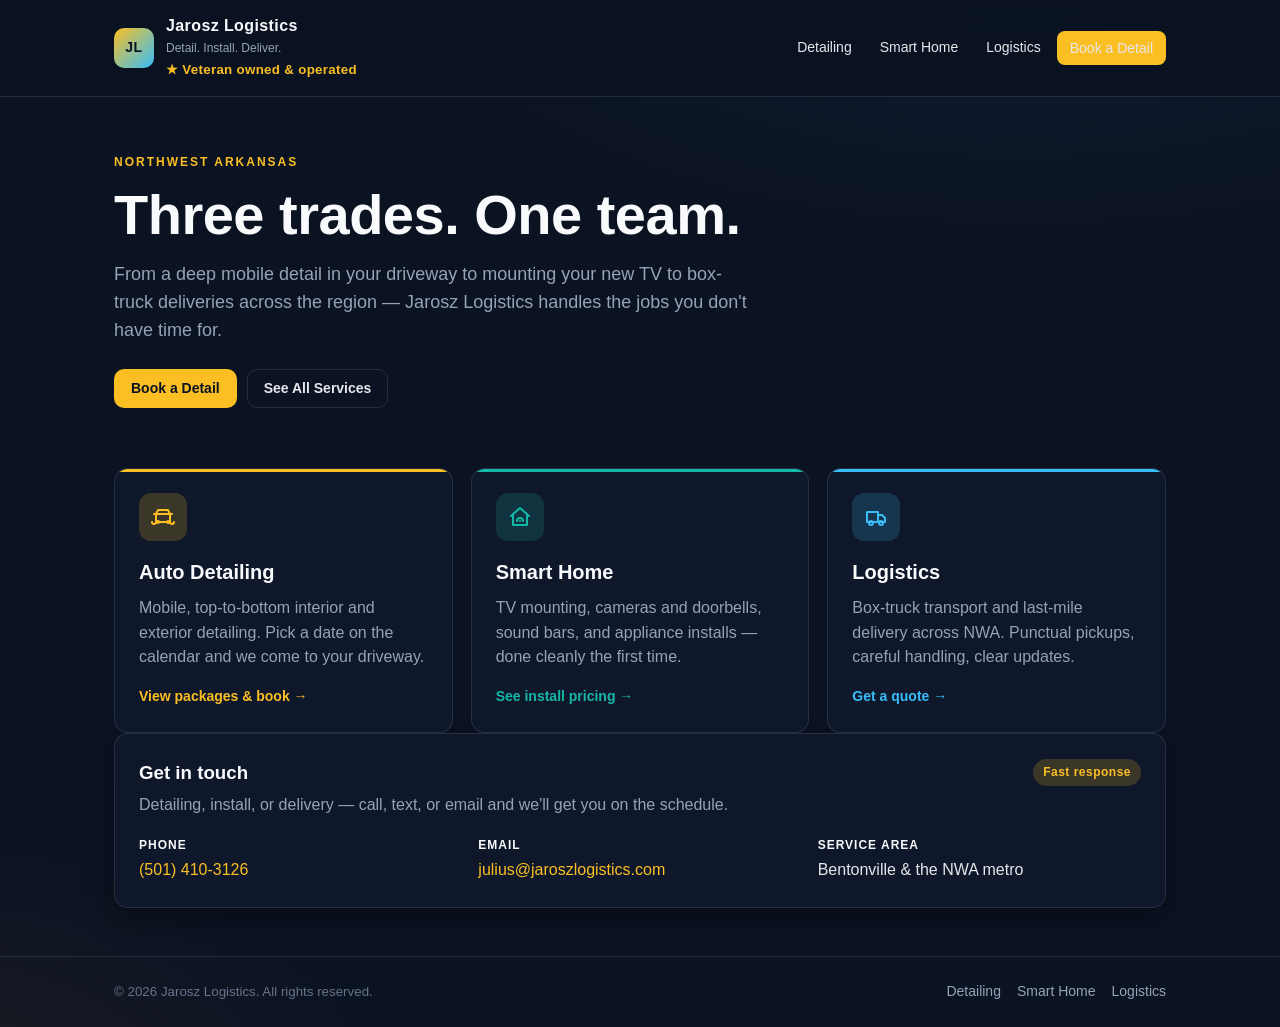
<file: src/index.html>
<!doctype html>
<html lang="en">
    <head>
        <meta charset="utf-8" />
        <meta name="viewport" content="width=device-width, initial-scale=1" />
        <title>
            Jarosz Logistics — Detailing, Smart Home & Trucking in NWA
        </title>
        <meta
            name="description"
            content="Northwest Arkansas's go-to for mobile auto detailing, smart-home installs, and box-truck logistics. Serving Fayetteville and the surrounding metro."
        />
        <link rel="stylesheet" href="assets/css/styles.css" />
    </head>
    <body data-page="home">
        <header>
            <div class="wrap">
                <div class="row">
                    <a class="brand" href="./">
                        <div class="logo" aria-hidden="true">JL</div>
                        <div>
                            <div class="brand-name">Jarosz Logistics</div>
                            <div class="brand-tag">
                                Detail. Install. Deliver.
                            </div>
                            <small class="vet-badge">&#9733; Veteran owned &amp; operated</small>
                        </div>
                    </a>
                    <nav class="primary" aria-label="Primary">
                        <a href="detailing/" data-page="detail">Detailing</a>
                        <a href="smart-home/" data-page="smart">Smart Home</a>
                        <a href="logistics/" data-page="logistics">Logistics</a>
                        <a href="detailing/#book" class="btn">Book a Detail</a>
                    </nav>
                </div>
            </div>
        </header>

        <main>
            <section class="wrap hero">
                <p class="kicker">Northwest Arkansas</p>
                <h1>Three trades. One team.</h1>
                <p class="sub">
                    From a deep mobile detail in your driveway to mounting your
                    new TV to box-truck deliveries across the region — Jarosz
                    Logistics handles the jobs you don't have time for.
                </p>
                <div class="stack">
                    <a href="detailing/#book" class="btn">Book a Detail</a>
                    <a href="#services" class="cta">See All Services</a>
                </div>
            </section>

            <section id="services" class="wrap" aria-labelledby="services-h">
                <h2 id="services-h" class="sr-only">Services</h2>
                <div class="services-grid">
                    <a
                        href="detailing/"
                        class="service-card"
                        style="--card-accent: var(--accent-detail)"
                    >
                        <div class="icon" aria-hidden="true">
                            <svg
                                width="24"
                                height="24"
                                viewBox="0 0 24 24"
                                fill="none"
                                stroke="currentColor"
                                stroke-width="2"
                                stroke-linecap="round"
                                stroke-linejoin="round"
                            >
                                <path
                                    d="M5 17h14M5 17a2 2 0 1 1-4 0M5 17V9l2-4h10l2 4v8M19 17a2 2 0 1 0 4 0M3 9h18"
                                />
                                <circle
                                    cx="7"
                                    cy="17"
                                    r="2"
                                    fill="currentColor"
                                    stroke="none"
                                />
                                <circle
                                    cx="17"
                                    cy="17"
                                    r="2"
                                    fill="currentColor"
                                    stroke="none"
                                />
                            </svg>
                        </div>
                        <h3>Auto Detailing</h3>
                        <p>
                            Mobile, top-to-bottom interior and exterior
                            detailing. Pick a date on the calendar and we come
                            to your driveway.
                        </p>
                        <span class="arrow">View packages &amp; book →</span>
                    </a>

                    <a
                        href="smart-home/"
                        class="service-card"
                        style="--card-accent: var(--accent-smart)"
                    >
                        <div class="icon" aria-hidden="true">
                            <svg
                                width="24"
                                height="24"
                                viewBox="0 0 24 24"
                                fill="none"
                                stroke="currentColor"
                                stroke-width="2"
                                stroke-linecap="round"
                                stroke-linejoin="round"
                            >
                                <path d="M3 11l9-8 9 8" />
                                <path d="M5 10v10h14V10" />
                                <path d="M9 16a3 3 0 0 1 6 0" />
                                <circle
                                    cx="12"
                                    cy="16"
                                    r="1"
                                    fill="currentColor"
                                    stroke="none"
                                />
                            </svg>
                        </div>
                        <h3>Smart Home</h3>
                        <p>
                            TV mounting, cameras and doorbells, sound bars, and
                            appliance installs — done cleanly the first time.
                        </p>
                        <span class="arrow">See install pricing →</span>
                    </a>

                    <a
                        href="logistics/"
                        class="service-card"
                        style="--card-accent: var(--accent-logistics)"
                    >
                        <div class="icon" aria-hidden="true">
                            <svg
                                width="24"
                                height="24"
                                viewBox="0 0 24 24"
                                fill="none"
                                stroke="currentColor"
                                stroke-width="2"
                                stroke-linecap="round"
                                stroke-linejoin="round"
                            >
                                <path d="M3 7h11v10H3z" />
                                <path d="M14 10h4l3 3v4h-7" />
                                <circle cx="7" cy="18" r="2" />
                                <circle cx="17" cy="18" r="2" />
                            </svg>
                        </div>
                        <h3>Logistics</h3>
                        <p>
                            Box-truck transport and last-mile delivery across
                            NWA. Punctual pickups, careful handling, clear
                            updates.
                        </p>
                        <span class="arrow">Get a quote →</span>
                    </a>
                </div>
            </section>

            <section id="contact" class="wrap" aria-labelledby="contact-h">
                <div class="panel">
                    <div class="stack" style="justify-content: space-between">
                        <h3 id="contact-h" style="margin: 0">Get in touch</h3>
                        <span class="badge">Fast response</span>
                    </div>
                    <p style="margin: 6px 0 18px; color: var(--muted)">
                        Detailing, install, or delivery — call, text, or email
                        and we'll get you on the schedule.
                    </p>
                    <div class="contact-card">
                        <div class="contact-item">
                            <b>Phone</b>
                            <a href="tel:+15014103126">(501) 410-3126</a>
                        </div>
                        <div class="contact-item">
                            <b>Email</b>
                            <a href="mailto:julius@jaroszlogistics.com"
                                >julius@jaroszlogistics.com</a
                            >
                        </div>
                        <div class="contact-item">
                            <b>Service area</b>
                            <span>Bentonville &amp; the NWA metro</span>
                        </div>
                    </div>
                </div>
            </section>
        </main>

        <footer>
            <div class="wrap footer-row">
                <div class="footer-meta">
                    <small
                        >© <span data-year></span> Jarosz Logistics. All rights
                        reserved.</small
                    >
                </div>
                <div class="footer-links">
                    <a href="detailing/">Detailing</a>
                    <a href="smart-home/">Smart Home</a>
                    <a href="logistics/">Logistics</a>
                </div>
            </div>
        </footer>

        <script src="assets/js/main.js"></script>
    </body>
</html>
</file>
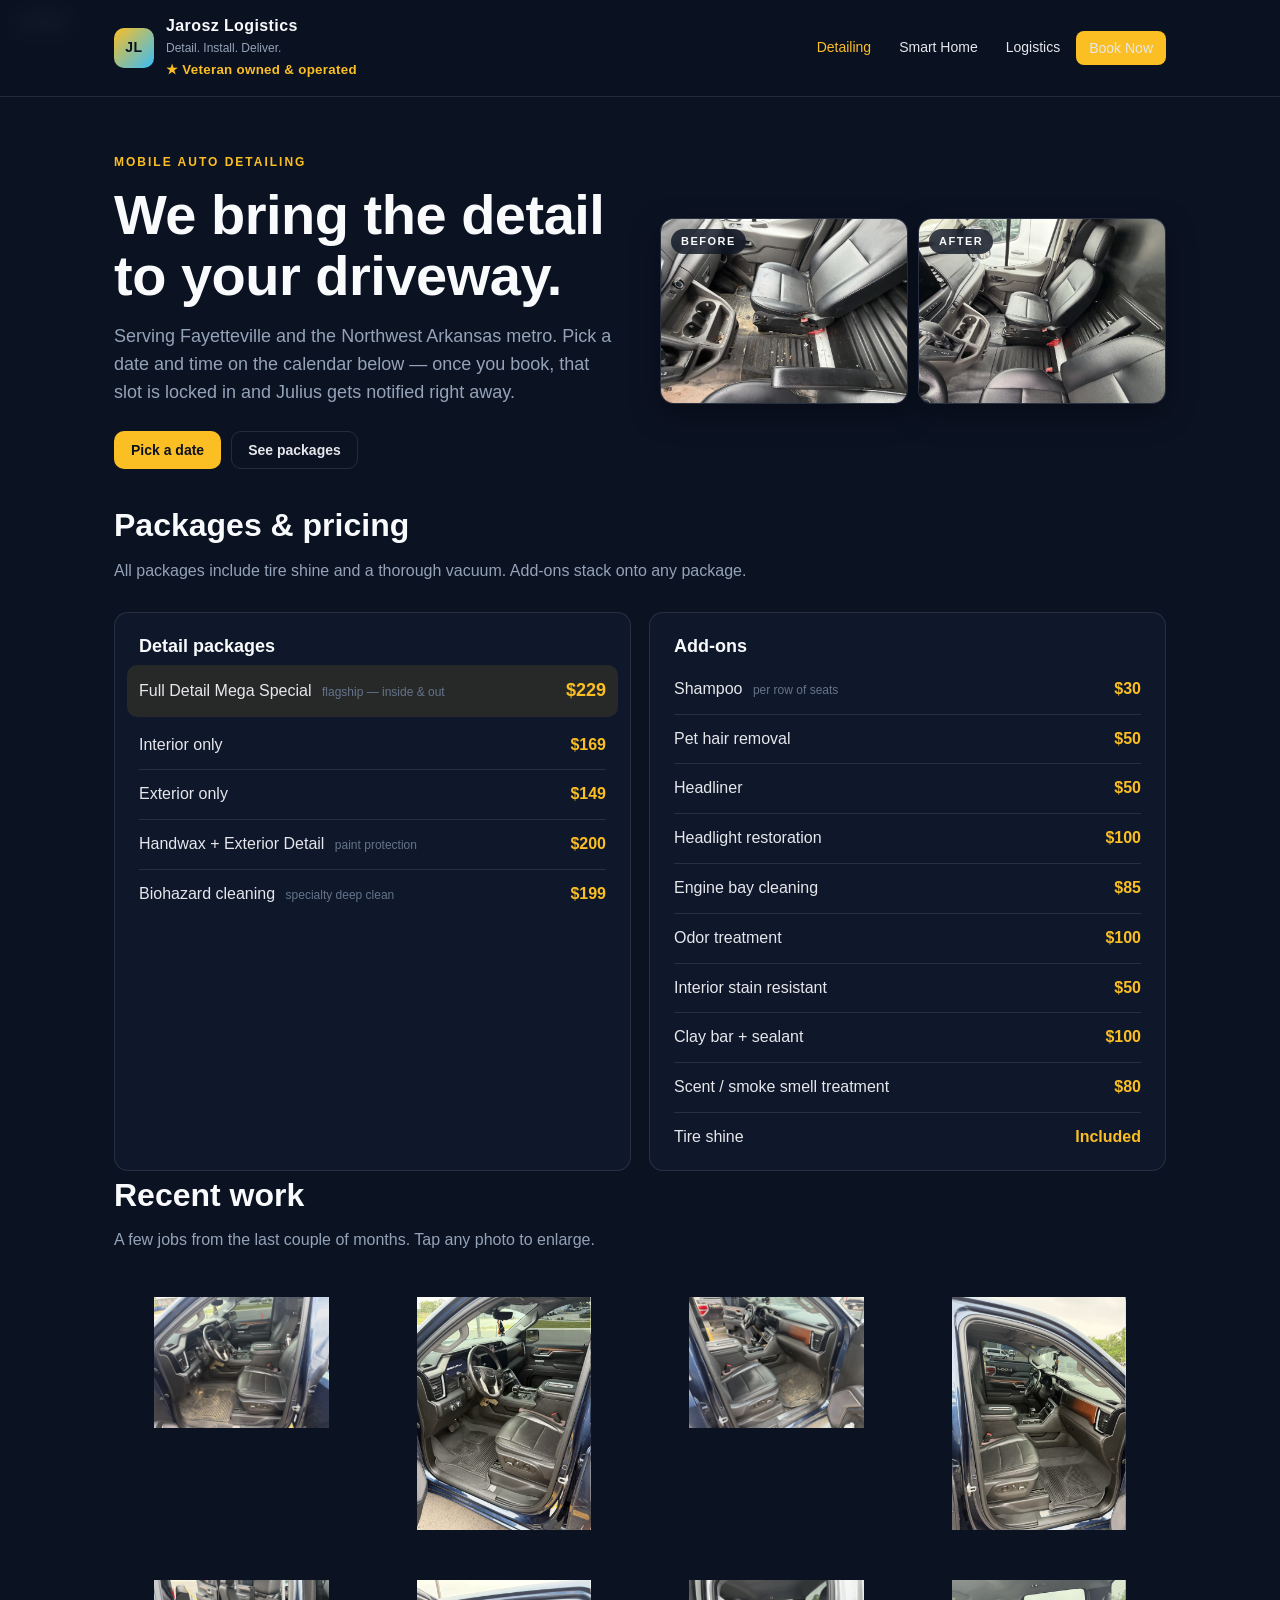
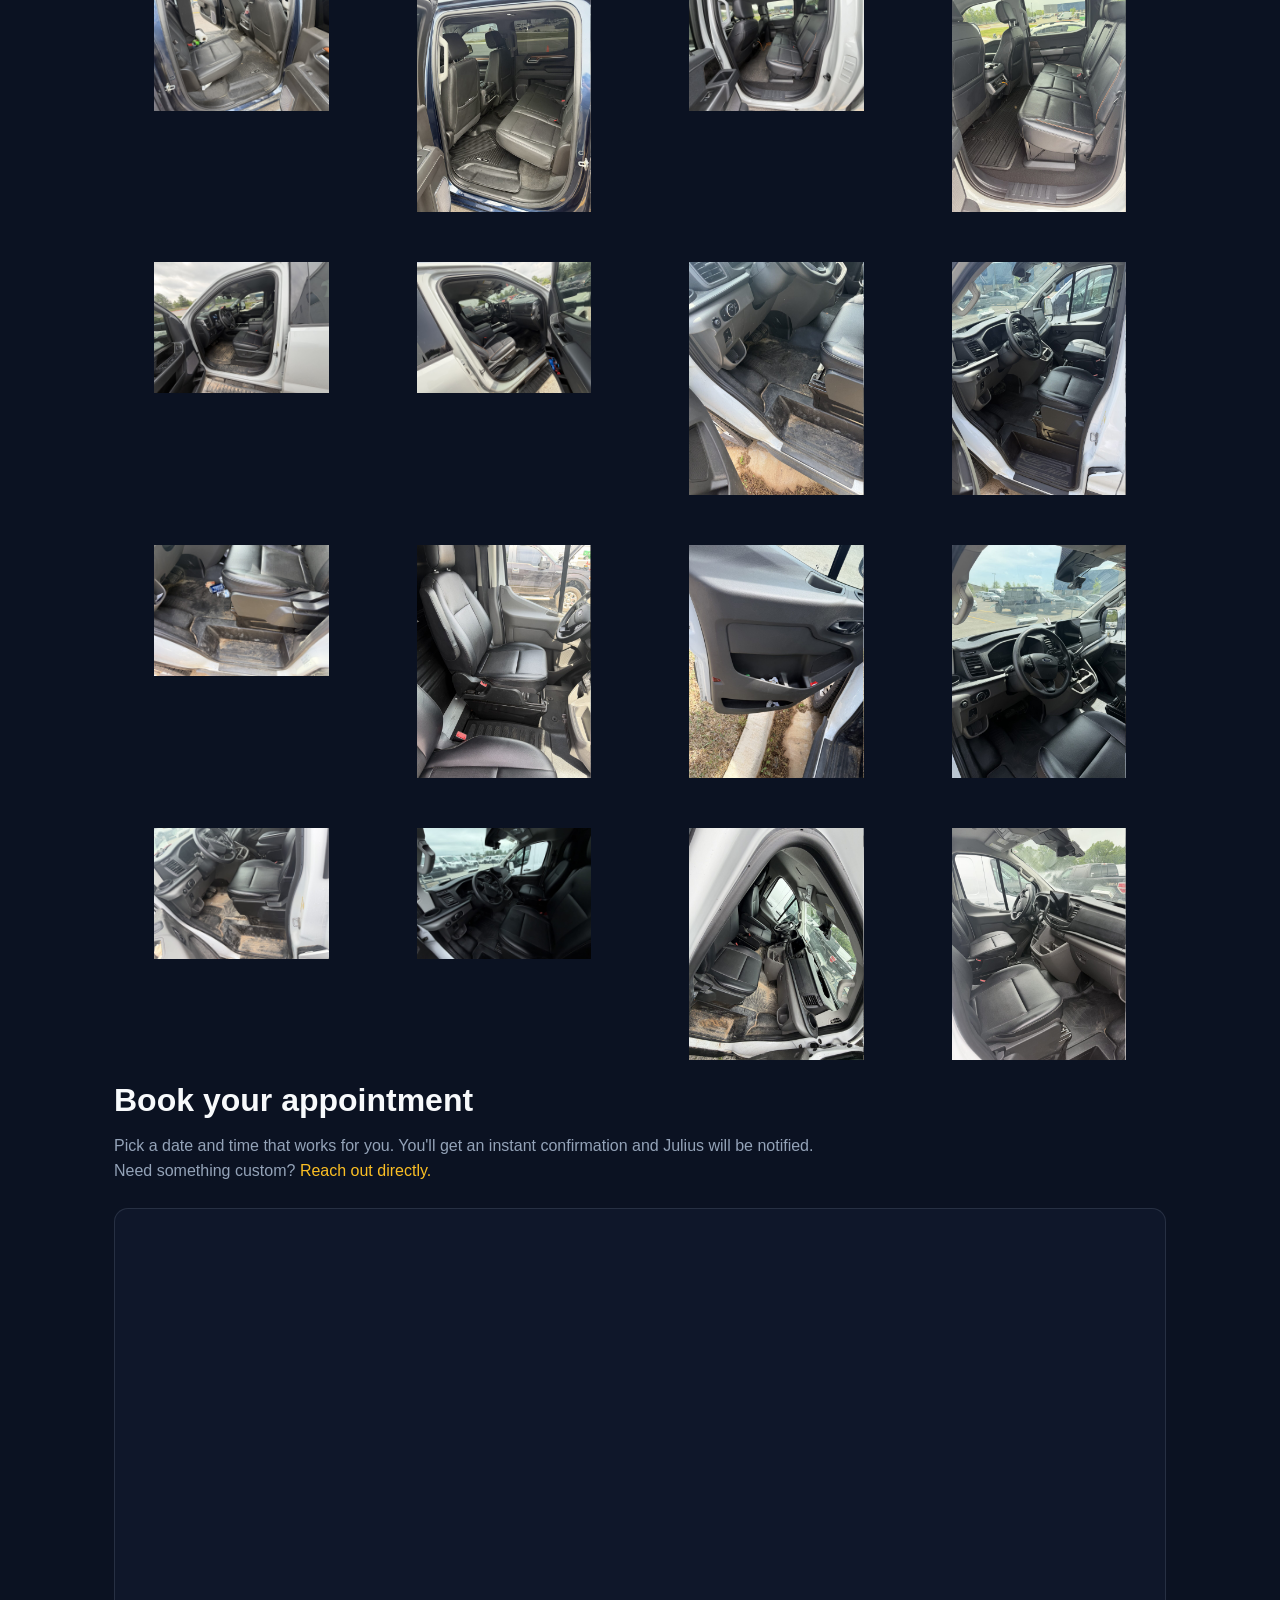
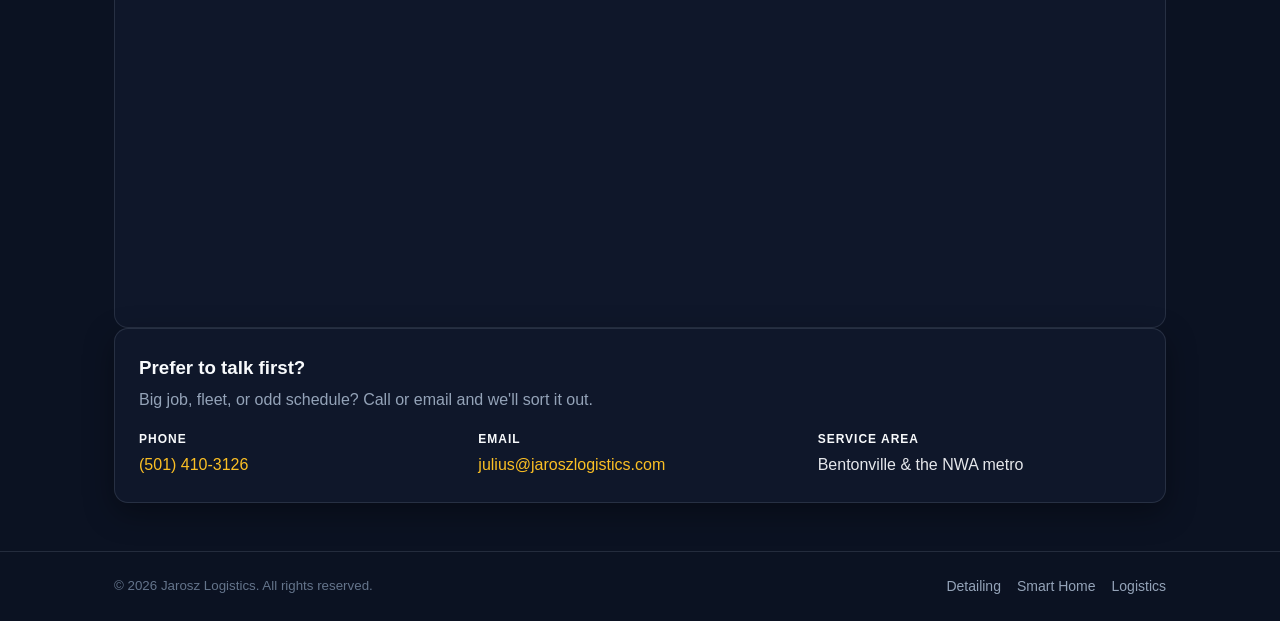
<file: src/detailing/index.html>
<!doctype html>
<html lang="en">
    <head>
        <meta charset="utf-8" />
        <meta name="viewport" content="width=device-width, initial-scale=1" />
        <title>Mobile Auto Detailing in NWA — Jarosz Logistics</title>
        <meta
            name="description"
            content="Book a mobile auto detail in Fayetteville and Northwest Arkansas. Full details, interior/exterior, biohazard, add-ons. Pick your date on the calendar."
        />
        <link rel="stylesheet" href="../assets/css/styles.css" />
    </head>
    <body data-page="detail" class="page-detail">
        <header>
            <div class="wrap">
                <div class="row">
                    <a class="brand" href="../">
                        <div class="logo" aria-hidden="true">JL</div>
                        <div>
                            <div class="brand-name">Jarosz Logistics</div>
                            <div class="brand-tag">
                                Detail. Install. Deliver.
                            </div>
                            <small class="vet-badge">&#9733; Veteran owned &amp; operated</small>
                        </div>
                    </a>
                    <nav class="primary" aria-label="Primary">
                        <a href="../detailing/" data-page="detail">Detailing</a>
                        <a href="../smart-home/" data-page="smart"
                            >Smart Home</a
                        >
                        <a href="../logistics/" data-page="logistics"
                            >Logistics</a
                        >
                        <a href="#book" class="btn">Book Now</a>
                    </nav>
                </div>
            </div>
        </header>

        <main>
            <section class="wrap hero hero-split">
                <div class="hero-text">
                    <p class="kicker">Mobile Auto Detailing</p>
                    <h1>We bring the detail to your driveway.</h1>
                    <p class="sub">
                        Serving Fayetteville and the Northwest Arkansas metro.
                        Pick a date and time on the calendar below — once you
                        book, that slot is locked in and Julius gets notified
                        right away.
                    </p>
                    <div class="stack">
                        <a href="#book" class="btn">Pick a date</a>
                        <a href="#packages" class="cta">See packages</a>
                    </div>
                </div>
                <div class="hero-media ba-pair" data-lightbox="detailing-hero">
                    <figure>
                        <img
                            src="../assets/img/detailing/transit-b-before-3.jpg"
                            alt="Van interior before detailing: dirty rubber floor with debris, scuffed plastics, and grime around the seat base."
                            width="1600"
                            height="1200"
                            loading="eager"
                            fetchpriority="high"
                        />
                        <figcaption>Before</figcaption>
                    </figure>
                    <figure>
                        <img
                            src="../assets/img/detailing/transit-b-after-3.jpg"
                            alt="The same van interior after detailing: clean leather seats, polished floor, and tidy console."
                            width="1600"
                            height="1200"
                            loading="eager"
                            fetchpriority="high"
                        />
                        <figcaption>After</figcaption>
                    </figure>
                </div>
            </section>

            <section id="packages" class="wrap" aria-labelledby="packages-h">
                <h2 id="packages-h">Packages &amp; pricing</h2>
                <p class="lede">
                    All packages include tire shine and a thorough vacuum.
                    Add-ons stack onto any package.
                </p>

                <div class="grid-2">
                    <div class="pricing">
                        <h3>Detail packages</h3>
                        <div class="row-item featured">
                            <span class="name">
                                Full Detail Mega Special
                                <span class="note"
                                    >flagship — inside &amp; out</span
                                >
                            </span>
                            <span class="price">$229</span>
                        </div>
                        <div class="row-item">
                            <span class="name">Interior only</span>
                            <span class="price">$169</span>
                        </div>
                        <div class="row-item">
                            <span class="name">Exterior only</span>
                            <span class="price">$149</span>
                        </div>
                        <div class="row-item">
                            <span class="name">
                                Handwax + Exterior Detail
                                <span class="note">paint protection</span>
                            </span>
                            <span class="price">$200</span>
                        </div>
                        <div class="row-item">
                            <span class="name">
                                Biohazard cleaning
                                <span class="note">specialty deep clean</span>
                            </span>
                            <span class="price">$199</span>
                        </div>
                    </div>

                    <div class="pricing">
                        <h3>Add-ons</h3>
                        <div class="row-item">
                            <span class="name">
                                Shampoo
                                <span class="note">per row of seats</span>
                            </span>
                            <span class="price">$30</span>
                        </div>
                        <div class="row-item">
                            <span class="name">Pet hair removal</span>
                            <span class="price">$50</span>
                        </div>
                        <div class="row-item">
                            <span class="name">Headliner</span>
                            <span class="price">$50</span>
                        </div>
                        <div class="row-item">
                            <span class="name">Headlight restoration</span>
                            <span class="price">$100</span>
                        </div>
                        <div class="row-item">
                            <span class="name">Engine bay cleaning</span>
                            <span class="price">$85</span>
                        </div>
                        <div class="row-item">
                            <span class="name">Odor treatment</span>
                            <span class="price">$100</span>
                        </div>
                        <div class="row-item">
                            <span class="name">Interior stain resistant</span>
                            <span class="price">$50</span>
                        </div>
                        <div class="row-item">
                            <span class="name">Clay bar + sealant</span>
                            <span class="price">$100</span>
                        </div>
                        <div class="row-item">
                            <span class="name"
                                >Scent / smoke smell treatment</span
                            >
                            <span class="price">$80</span>
                        </div>
                        <div class="row-item">
                            <span class="name">Tire shine</span>
                            <span class="price">Included</span>
                        </div>
                    </div>
                </div>
            </section>

            <section id="work" class="wrap" aria-labelledby="work-h">
                <h2 id="work-h">Recent work</h2>
                <p class="lede">
                    A few jobs from the last couple of months. Tap any photo
                    to enlarge.
                </p>
                <div class="gallery-pairs" data-lightbox="detailing-gallery">
                    <div class="ba-pair">
                        <figure>
                            <img src="../assets/img/detailing/denali-before-1.jpg" alt="GMC Denali before detailing" loading="lazy" />
                            <figcaption>Before</figcaption>
                        </figure>
                        <figure>
                            <img src="../assets/img/detailing/denali-after-1.jpg" alt="GMC Denali after detailing" loading="lazy" />
                            <figcaption>After</figcaption>
                        </figure>
                    </div>
                    <div class="ba-pair">
                        <figure>
                            <img src="../assets/img/detailing/denali-before-2.jpg" alt="GMC Denali before detailing" loading="lazy" />
                            <figcaption>Before</figcaption>
                        </figure>
                        <figure>
                            <img src="../assets/img/detailing/denali-after-2.jpg" alt="GMC Denali after detailing" loading="lazy" />
                            <figcaption>After</figcaption>
                        </figure>
                    </div>
                    <div class="ba-pair">
                        <figure>
                            <img src="../assets/img/detailing/denali-before-3.jpg" alt="GMC Denali before detailing" loading="lazy" />
                            <figcaption>Before</figcaption>
                        </figure>
                        <figure>
                            <img src="../assets/img/detailing/denali-after-3.jpg" alt="GMC Denali after detailing" loading="lazy" />
                            <figcaption>After</figcaption>
                        </figure>
                    </div>
                    <div class="ba-pair">
                        <figure>
                            <img src="../assets/img/detailing/f250-before-1.jpg" alt="Ford F-250 before detailing" loading="lazy" />
                            <figcaption>Before</figcaption>
                        </figure>
                        <figure>
                            <img src="../assets/img/detailing/f250-after-1.jpg" alt="Ford F-250 after detailing" loading="lazy" />
                            <figcaption>After</figcaption>
                        </figure>
                    </div>
                    <div class="ba-pair">
                        <figure>
                            <img src="../assets/img/detailing/f250-before-2.jpg" alt="Ford F-250 before detailing" loading="lazy" />
                            <figcaption>Before</figcaption>
                        </figure>
                        <figure>
                            <img src="../assets/img/detailing/f250-after-2.jpg" alt="Ford F-250 after detailing" loading="lazy" />
                            <figcaption>After</figcaption>
                        </figure>
                    </div>
                    <div class="ba-pair">
                        <figure>
                            <img src="../assets/img/detailing/transit-a-before-1.jpg" alt="Ford Transit van before detailing" loading="lazy" />
                            <figcaption>Before</figcaption>
                        </figure>
                        <figure>
                            <img src="../assets/img/detailing/transit-a-after-1.jpg" alt="Ford Transit van after detailing" loading="lazy" />
                            <figcaption>After</figcaption>
                        </figure>
                    </div>
                    <div class="ba-pair">
                        <figure>
                            <img src="../assets/img/detailing/transit-a-before-2.jpg" alt="Ford Transit van before detailing" loading="lazy" />
                            <figcaption>Before</figcaption>
                        </figure>
                        <figure>
                            <img src="../assets/img/detailing/transit-a-after-2.jpg" alt="Ford Transit van after detailing" loading="lazy" />
                            <figcaption>After</figcaption>
                        </figure>
                    </div>
                    <div class="ba-pair">
                        <figure>
                            <img src="../assets/img/detailing/transit-a-before-3.jpg" alt="Ford Transit van before detailing" loading="lazy" />
                            <figcaption>Before</figcaption>
                        </figure>
                        <figure>
                            <img src="../assets/img/detailing/transit-a-after-3.jpg" alt="Ford Transit van after detailing" loading="lazy" />
                            <figcaption>After</figcaption>
                        </figure>
                    </div>
                    <div class="ba-pair">
                        <figure>
                            <img src="../assets/img/detailing/transit-b-before-1.jpg" alt="Ford Transit van before detailing" loading="lazy" />
                            <figcaption>Before</figcaption>
                        </figure>
                        <figure>
                            <img src="../assets/img/detailing/transit-b-after-1.jpg" alt="Ford Transit van after detailing" loading="lazy" />
                            <figcaption>After</figcaption>
                        </figure>
                    </div>
                    <div class="ba-pair">
                        <figure>
                            <img src="../assets/img/detailing/transit-b-before-2.jpg" alt="Ford Transit van before detailing" loading="lazy" />
                            <figcaption>Before</figcaption>
                        </figure>
                        <figure>
                            <img src="../assets/img/detailing/transit-b-after-2.jpg" alt="Ford Transit van after detailing" loading="lazy" />
                            <figcaption>After</figcaption>
                        </figure>
                    </div>
                </div>
            </section>

            <section id="book" class="wrap" aria-labelledby="book-h">
                <h2 id="book-h">Book your appointment</h2>
                <p class="lede">
                    Pick a date and time that works for you. You'll get an
                    instant confirmation and Julius will be notified. Need
                    something custom? <a href="#contact">Reach out directly.</a>
                </p>

                <div id="cal-inline"></div>
                <script>
                    (function (C, A, L) {
                        let p = function (a, ar) {
                            a.q.push(ar);
                        };
                        let d = C.document;
                        C.Cal =
                            C.Cal ||
                            function () {
                                let cal = C.Cal;
                                let ar = arguments;
                                if (!cal.loaded) {
                                    cal.ns = {};
                                    cal.q = cal.q || [];
                                    d.head.appendChild(
                                        d.createElement("script"),
                                    ).src = A;
                                    cal.loaded = true;
                                }
                                if (ar[0] === L) {
                                    const api = function () {
                                        p(api, arguments);
                                    };
                                    const namespace = ar[1];
                                    api.q = api.q || [];
                                    if (typeof namespace === "string") {
                                        cal.ns[namespace] =
                                            cal.ns[namespace] || api;
                                        p(cal.ns[namespace], ar);
                                        p(cal, ["initNamespace", namespace]);
                                    } else {
                                        p(cal, ar);
                                    }
                                    return;
                                }
                                p(cal, ar);
                            };
                    })(window, "https://app.cal.com/embed/embed.js", "init");

                    Cal("init", "auto-detail", { origin: "https://cal.com" });
                    Cal.ns["auto-detail"]("inline", {
                        elementOrSelector: "#cal-inline",
                        calLink: "jaroszlogistics/auto-detail",
                        config: { layout: "month_view", theme: "dark" },
                    });
                    Cal.ns["auto-detail"]("ui", {
                        theme: "dark",
                        cssVarsPerTheme: {
                            dark: { "cal-brand": "#fbbf24" },
                        },
                        hideEventTypeDetails: false,
                        layout: "month_view",
                    });
                </script>
            </section>

            <section id="contact" class="wrap" aria-labelledby="contact-h">
                <div class="panel">
                    <h3 id="contact-h" style="margin: 0 0 6px">
                        Prefer to talk first?
                    </h3>
                    <p style="margin: 0 0 18px; color: var(--muted)">
                        Big job, fleet, or odd schedule? Call or email and we'll
                        sort it out.
                    </p>
                    <div class="contact-card">
                        <div class="contact-item">
                            <b>Phone</b>
                            <a href="tel:+15014103126">(501) 410-3126</a>
                        </div>
                        <div class="contact-item">
                            <b>Email</b>
                            <a href="mailto:julius@jaroszlogistics.com"
                                >julius@jaroszlogistics.com</a
                            >
                        </div>
                        <div class="contact-item">
                            <b>Service area</b>
                            <span>Bentonville &amp; the NWA metro</span>
                        </div>
                    </div>
                </div>
            </section>
        </main>

        <footer>
            <div class="wrap footer-row">
                <div class="footer-meta">
                    <small
                        >© <span data-year></span> Jarosz Logistics. All rights
                        reserved.</small
                    >
                </div>
                <div class="footer-links">
                    <a href="../detailing/">Detailing</a>
                    <a href="../smart-home/">Smart Home</a>
                    <a href="../logistics/">Logistics</a>
                </div>
            </div>
        </footer>

        <script src="../assets/js/main.js"></script>
    </body>
</html>
</file>
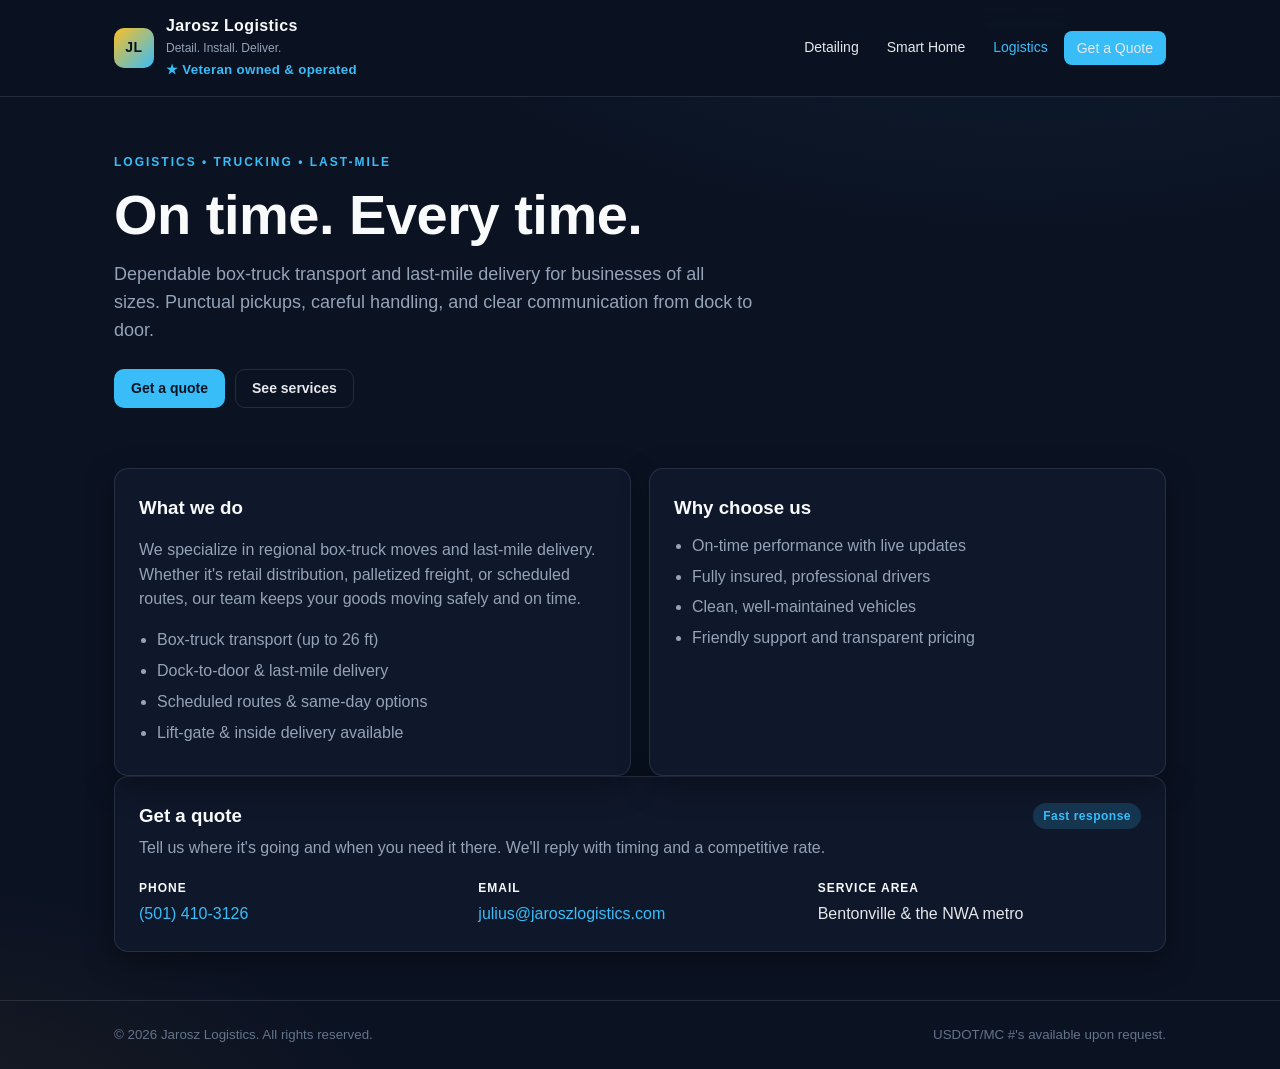
<file: src/logistics/index.html>
<!doctype html>
<html lang="en">
    <head>
        <meta charset="utf-8" />
        <meta name="viewport" content="width=device-width, initial-scale=1" />
        <title>Box-Truck Logistics in NWA — Jarosz Logistics</title>
        <meta
            name="description"
            content="Dependable box-truck transport and last-mile delivery in Fayetteville and across Northwest Arkansas."
        />
        <link rel="stylesheet" href="../assets/css/styles.css" />
    </head>
    <body data-page="logistics" class="page-logistics">
        <header>
            <div class="wrap">
                <div class="row">
                    <a class="brand" href="../">
                        <div class="logo" aria-hidden="true">JL</div>
                        <div>
                            <div class="brand-name">Jarosz Logistics</div>
                            <div class="brand-tag">
                                Detail. Install. Deliver.
                            </div>
                            <small class="vet-badge">&#9733; Veteran owned &amp; operated</small>
                        </div>
                    </a>
                    <nav class="primary" aria-label="Primary">
                        <a href="../detailing/" data-page="detail">Detailing</a>
                        <a href="../smart-home/" data-page="smart"
                            >Smart Home</a
                        >
                        <a href="../logistics/" data-page="logistics"
                            >Logistics</a
                        >
                        <a href="#quote" class="btn">Get a Quote</a>
                    </nav>
                </div>
            </div>
        </header>

        <main>
            <section class="wrap hero">
                <p class="kicker">Logistics • Trucking • Last-mile</p>
                <h1>On time. Every time.</h1>
                <p class="sub">
                    Dependable box-truck transport and last-mile delivery for
                    businesses of all sizes. Punctual pickups, careful handling,
                    and clear communication from dock to door.
                </p>
                <div class="stack">
                    <a href="#quote" class="btn">Get a quote</a>
                    <a href="#services" class="cta">See services</a>
                </div>
            </section>

            <section id="services" class="wrap" aria-labelledby="services-h">
                <h2 id="services-h" class="sr-only">Services</h2>
                <div class="grid-2">
                    <article class="panel">
                        <h3>What we do</h3>
                        <p style="color: var(--muted)">
                            We specialize in regional box-truck moves and
                            last-mile delivery. Whether it's retail
                            distribution, palletized freight, or scheduled
                            routes, our team keeps your goods moving safely and
                            on time.
                        </p>
                        <ul class="bullets">
                            <li>Box-truck transport (up to 26 ft)</li>
                            <li>Dock-to-door &amp; last-mile delivery</li>
                            <li>Scheduled routes &amp; same-day options</li>
                            <li>Lift-gate &amp; inside delivery available</li>
                        </ul>
                    </article>
                    <article class="panel">
                        <h3>Why choose us</h3>
                        <ul class="bullets">
                            <li>On-time performance with live updates</li>
                            <li>Fully insured, professional drivers</li>
                            <li>Clean, well-maintained vehicles</li>
                            <li>Friendly support and transparent pricing</li>
                        </ul>
                    </article>
                </div>
            </section>

            <section id="quote" class="wrap" aria-labelledby="quote-h">
                <div class="panel">
                    <div class="stack" style="justify-content: space-between">
                        <h3 id="quote-h" style="margin: 0">Get a quote</h3>
                        <span class="badge">Fast response</span>
                    </div>
                    <p style="margin: 6px 0 18px; color: var(--muted)">
                        Tell us where it's going and when you need it there.
                        We'll reply with timing and a competitive rate.
                    </p>
                    <div class="contact-card">
                        <div class="contact-item">
                            <b>Phone</b>
                            <a href="tel:+15014103126">(501) 410-3126</a>
                        </div>
                        <div class="contact-item">
                            <b>Email</b>
                            <a href="mailto:julius@jaroszlogistics.com"
                                >julius@jaroszlogistics.com</a
                            >
                        </div>
                        <div class="contact-item">
                            <b>Service area</b>
                            <span>Bentonville &amp; the NWA metro</span>
                        </div>
                    </div>
                </div>
            </section>
        </main>

        <footer>
            <div class="wrap footer-row">
                <div class="footer-meta">
                    <small
                        >© <span data-year></span> Jarosz Logistics. All rights
                        reserved.</small
                    >
                </div>
                <small style="color: #64748b"
                    >USDOT/MC #'s available upon request.</small
                >
            </div>
        </footer>

        <script src="../assets/js/main.js"></script>
    </body>
</html>
</file>
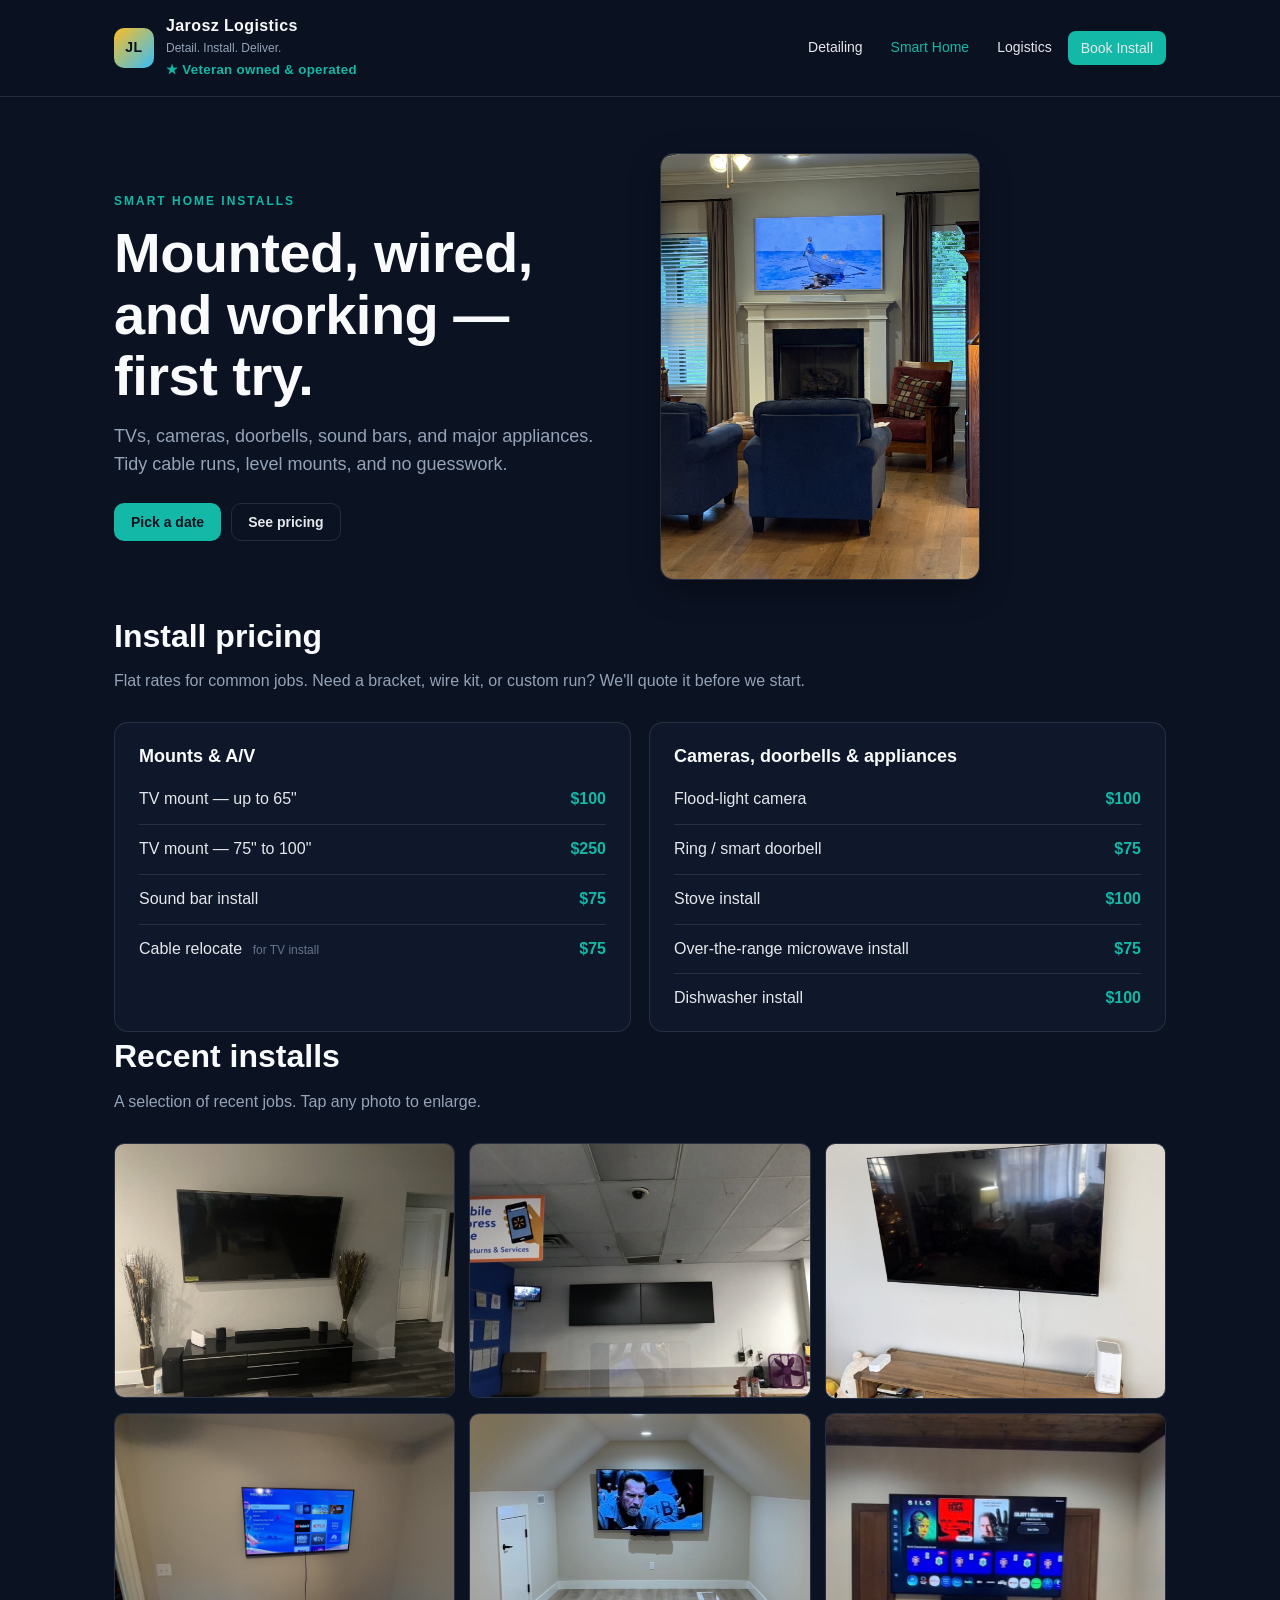
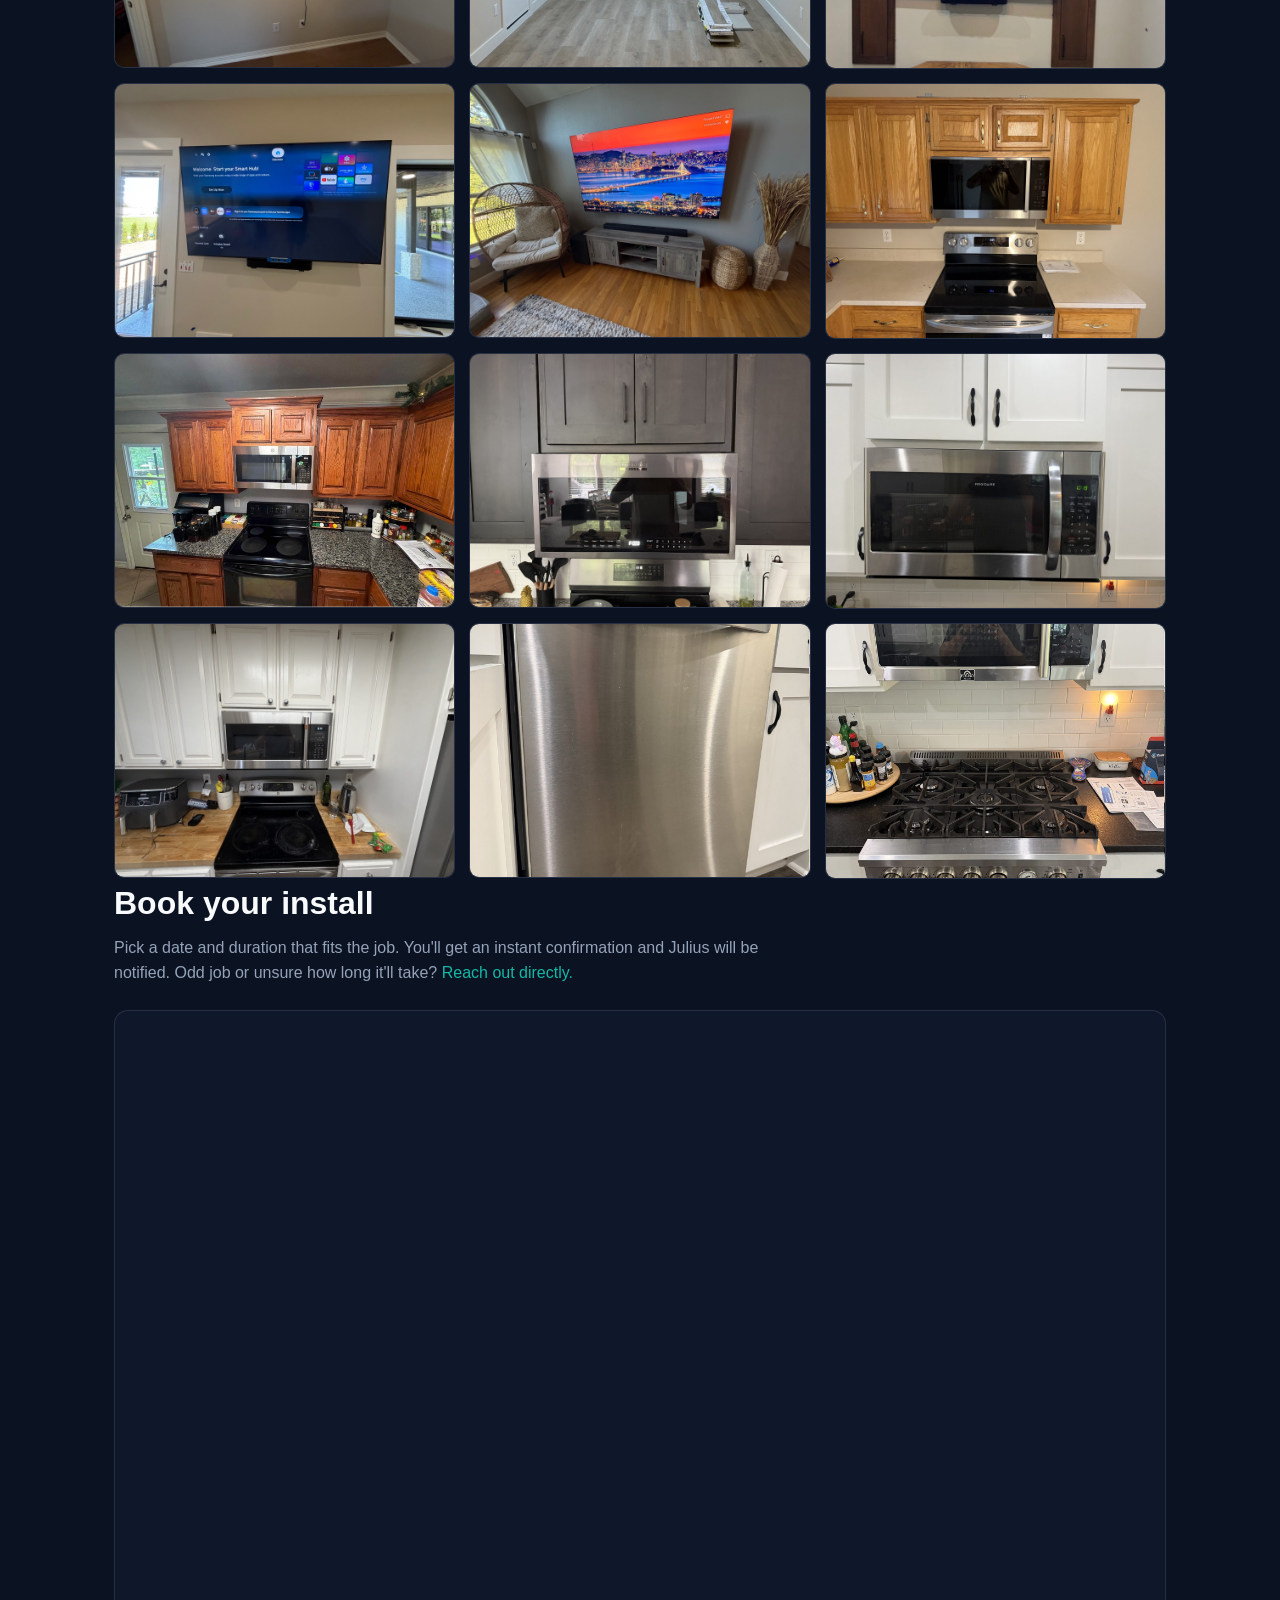
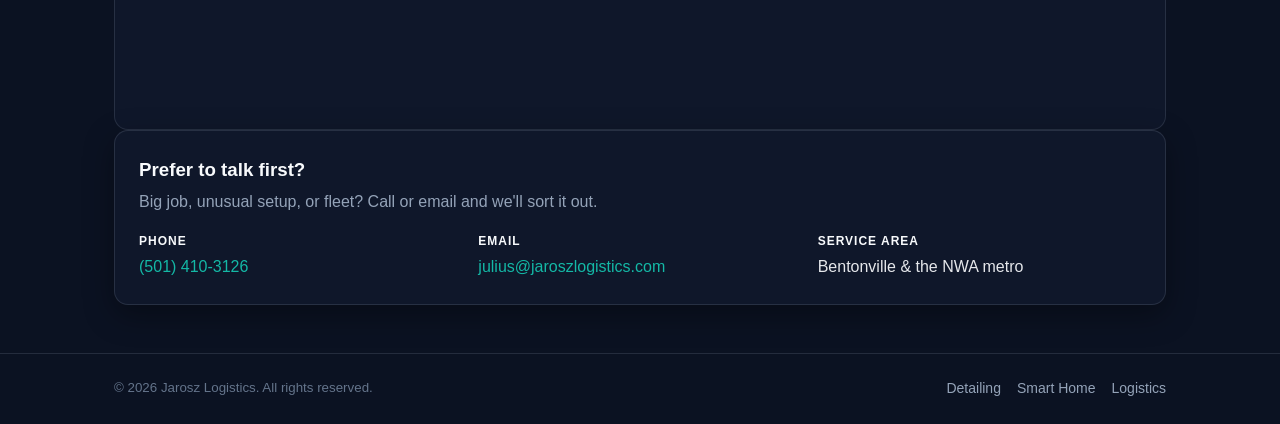
<file: src/smart-home/index.html>
<!doctype html>
<html lang="en">
    <head>
        <meta charset="utf-8" />
        <meta name="viewport" content="width=device-width, initial-scale=1" />
        <title>Smart Home Installs in NWA — Jarosz Logistics</title>
        <meta
            name="description"
            content="TV mounting, cameras, doorbells, sound bars, and appliance installs in Fayetteville and Northwest Arkansas."
        />
        <link rel="stylesheet" href="../assets/css/styles.css" />
    </head>
    <body data-page="smart" class="page-smart">
        <header>
            <div class="wrap">
                <div class="row">
                    <a class="brand" href="../">
                        <div class="logo" aria-hidden="true">JL</div>
                        <div>
                            <div class="brand-name">Jarosz Logistics</div>
                            <div class="brand-tag">
                                Detail. Install. Deliver.
                            </div>
                            <small class="vet-badge">&#9733; Veteran owned &amp; operated</small>
                        </div>
                    </a>
                    <nav class="primary" aria-label="Primary">
                        <a href="../detailing/" data-page="detail">Detailing</a>
                        <a href="../smart-home/" data-page="smart"
                            >Smart Home</a
                        >
                        <a href="../logistics/" data-page="logistics"
                            >Logistics</a
                        >
                        <a href="#book" class="btn">Book Install</a>
                    </nav>
                </div>
            </div>
        </header>

        <main>
            <section class="wrap hero hero-split">
                <div class="hero-text">
                    <p class="kicker">Smart Home Installs</p>
                    <h1>Mounted, wired, and working — first try.</h1>
                    <p class="sub">
                        TVs, cameras, doorbells, sound bars, and major
                        appliances. Tidy cable runs, level mounts, and no
                        guesswork.
                    </p>
                    <div class="stack">
                        <a href="#book" class="btn">Pick a date</a>
                        <a href="#pricing" class="cta">See pricing</a>
                    </div>
                </div>
                <div class="hero-media" data-lightbox="smart-home-hero">
                    <figure class="hero-photo">
                        <img
                            src="../assets/img/smart-home/tv-pictureframe.jpg"
                            alt="Wall-mounted Samsung Frame TV in art mode above a fireplace, with a soundbar mounted underneath and no visible cables."
                            width="1200"
                            height="1600"
                            loading="eager"
                            fetchpriority="high"
                        />
                    </figure>
                </div>
            </section>

            <section id="pricing" class="wrap" aria-labelledby="pricing-h">
                <h2 id="pricing-h">Install pricing</h2>
                <p class="lede">
                    Flat rates for common jobs. Need a bracket, wire kit, or
                    custom run? We'll quote it before we start.
                </p>

                <div class="grid-2">
                    <div class="pricing">
                        <h3>Mounts &amp; A/V</h3>
                        <div class="row-item">
                            <span class="name">TV mount — up to 65"</span>
                            <span class="price">$100</span>
                        </div>
                        <div class="row-item">
                            <span class="name">TV mount — 75" to 100"</span>
                            <span class="price">$250</span>
                        </div>
                        <div class="row-item">
                            <span class="name">Sound bar install</span>
                            <span class="price">$75</span>
                        </div>
                        <div class="row-item">
                            <span class="name">
                                Cable relocate
                                <span class="note">for TV install</span>
                            </span>
                            <span class="price">$75</span>
                        </div>
                    </div>

                    <div class="pricing">
                        <h3>Cameras, doorbells &amp; appliances</h3>
                        <div class="row-item">
                            <span class="name">Flood-light camera</span>
                            <span class="price">$100</span>
                        </div>
                        <div class="row-item">
                            <span class="name">Ring / smart doorbell</span>
                            <span class="price">$75</span>
                        </div>
                        <div class="row-item">
                            <span class="name">Stove install</span>
                            <span class="price">$100</span>
                        </div>
                        <div class="row-item">
                            <span class="name"
                                >Over-the-range microwave install</span
                            >
                            <span class="price">$75</span>
                        </div>
                        <div class="row-item">
                            <span class="name">Dishwasher install</span>
                            <span class="price">$100</span>
                        </div>
                    </div>
                </div>
            </section>

            <section id="work" class="wrap" aria-labelledby="work-h">
                <h2 id="work-h">Recent installs</h2>
                <p class="lede">
                    A selection of recent jobs. Tap any photo to enlarge.
                </p>
                <div class="gallery-grid" data-lightbox="smart-home-gallery">
                    <figure>
                        <img src="../assets/img/smart-home/tv-above-stand.jpg" alt="Wall-mounted TV above a media stand" loading="lazy" />
                    </figure>
                    <figure>
                        <img src="../assets/img/smart-home/tv-double.jpg" alt="Two TVs mounted side-by-side" loading="lazy" />
                    </figure>
                    <figure>
                        <img src="../assets/img/smart-home/tv-kidsroom.jpg" alt="TV mounted in a kid's room" loading="lazy" />
                    </figure>
                    <figure>
                        <img src="../assets/img/smart-home/tv-blue-roku.jpg" alt="Wall-mounted TV with Roku interface in a blue-walled room" loading="lazy" />
                    </figure>
                    <figure>
                        <img src="../assets/img/smart-home/tv-arnold-empty-room.jpg" alt="Wall-mounted TV in an empty room" loading="lazy" />
                    </figure>
                    <figure>
                        <img src="../assets/img/smart-home/tv-between-cabinets.jpg" alt="Wall-mounted TV between two cabinets" loading="lazy" />
                    </figure>
                    <figure>
                        <img src="../assets/img/smart-home/tv-between-door-and-window.jpg" alt="Wall-mounted TV between a door and a window" loading="lazy" />
                    </figure>
                    <figure>
                        <img src="../assets/img/smart-home/tv-colorful-big.jpg" alt="Large wall-mounted TV displaying a colorful image" loading="lazy" />
                    </figure>
                    <figure>
                        <img src="../assets/img/smart-home/microwave-a.jpg" alt="Over-the-range microwave install" loading="lazy" />
                    </figure>
                    <figure>
                        <img src="../assets/img/smart-home/microwave-b.jpg" alt="Over-the-range microwave install" loading="lazy" />
                    </figure>
                    <figure>
                        <img src="../assets/img/smart-home/microwave-c.jpg" alt="Over-the-range microwave install" loading="lazy" />
                    </figure>
                    <figure>
                        <img src="../assets/img/smart-home/microwave-d.jpg" alt="Over-the-range microwave install" loading="lazy" />
                    </figure>
                    <figure>
                        <img src="../assets/img/smart-home/microwave-e.jpg" alt="Over-the-range microwave install" loading="lazy" />
                    </figure>
                    <figure>
                        <img src="../assets/img/smart-home/dishwasher.jpg" alt="Dishwasher install" loading="lazy" />
                    </figure>
                    <figure>
                        <img src="../assets/img/smart-home/gas-range.jpg" alt="Gas range install" loading="lazy" />
                    </figure>
                </div>
            </section>

            <section id="book" class="wrap" aria-labelledby="book-h">
                <h2 id="book-h">Book your install</h2>
                <p class="lede">
                    Pick a date and duration that fits the job. You'll get an
                    instant confirmation and Julius will be notified. Odd job
                    or unsure how long it'll take?
                    <a href="#contact">Reach out directly.</a>
                </p>

                <div id="cal-inline"></div>
                <script>
                    (function (C, A, L) {
                        let p = function (a, ar) {
                            a.q.push(ar);
                        };
                        let d = C.document;
                        C.Cal =
                            C.Cal ||
                            function () {
                                let cal = C.Cal;
                                let ar = arguments;
                                if (!cal.loaded) {
                                    cal.ns = {};
                                    cal.q = cal.q || [];
                                    d.head.appendChild(
                                        d.createElement("script"),
                                    ).src = A;
                                    cal.loaded = true;
                                }
                                if (ar[0] === L) {
                                    const api = function () {
                                        p(api, arguments);
                                    };
                                    const namespace = ar[1];
                                    api.q = api.q || [];
                                    if (typeof namespace === "string") {
                                        cal.ns[namespace] =
                                            cal.ns[namespace] || api;
                                        p(cal.ns[namespace], ar);
                                        p(cal, ["initNamespace", namespace]);
                                    } else {
                                        p(cal, ar);
                                    }
                                    return;
                                }
                                p(cal, ar);
                            };
                    })(window, "https://app.cal.com/embed/embed.js", "init");

                    Cal("init", "smart-install", { origin: "https://cal.com" });
                    Cal.ns["smart-install"]("inline", {
                        elementOrSelector: "#cal-inline",
                        calLink: "jaroszlogistics/smart-home-install",
                        config: { layout: "month_view", theme: "dark" },
                    });
                    Cal.ns["smart-install"]("ui", {
                        theme: "dark",
                        cssVarsPerTheme: {
                            dark: { "cal-brand": "#14b8a6" },
                        },
                        hideEventTypeDetails: false,
                        layout: "month_view",
                    });
                </script>
            </section>

            <section id="contact" class="wrap" aria-labelledby="contact-h">
                <div class="panel">
                    <h3 id="contact-h" style="margin: 0 0 6px">
                        Prefer to talk first?
                    </h3>
                    <p style="margin: 0 0 18px; color: var(--muted)">
                        Big job, unusual setup, or fleet? Call or email and
                        we'll sort it out.
                    </p>
                    <div class="contact-card">
                        <div class="contact-item">
                            <b>Phone</b>
                            <a href="tel:+15014103126">(501) 410-3126</a>
                        </div>
                        <div class="contact-item">
                            <b>Email</b>
                            <a href="mailto:julius@jaroszlogistics.com"
                                >julius@jaroszlogistics.com</a
                            >
                        </div>
                        <div class="contact-item">
                            <b>Service area</b>
                            <span>Bentonville &amp; the NWA metro</span>
                        </div>
                    </div>
                </div>
            </section>
        </main>

        <footer>
            <div class="wrap footer-row">
                <div class="footer-meta">
                    <small
                        >© <span data-year></span> Jarosz Logistics. All rights
                        reserved.</small
                    >
                </div>
                <div class="footer-links">
                    <a href="../detailing/">Detailing</a>
                    <a href="../smart-home/">Smart Home</a>
                    <a href="../logistics/">Logistics</a>
                </div>
            </div>
        </footer>

        <script src="../assets/js/main.js"></script>
    </body>
</html>
</file>
<file: src/assets/css/styles.css>
:root {
    --bg: #0b1222;
    --surface: #0f172a;
    --surface-2: #111827;
    --border: rgba(148, 163, 184, 0.18);
    --text: #e5e7eb;
    --text-strong: #f8fafc;
    --muted: #94a3b8;
    --muted-2: #64748b;
    --accent-detail: #fbbf24;
    --accent-smart: #14b8a6;
    --accent-logistics: #38bdf8;
    --accent: var(--accent-detail);
    --radius: 14px;
    --radius-sm: 10px;
    --max-w: 1100px;
    --shadow: 0 10px 30px rgba(0, 0, 0, 0.35);
}

* { box-sizing: border-box; }
html, body { margin: 0; padding: 0; }
html { scroll-behavior: smooth; }

body {
    font-family: -apple-system, BlinkMacSystemFont, "Segoe UI", Roboto, Oxygen,
        Ubuntu, Cantarell, "Helvetica Neue", sans-serif;
    background:
        radial-gradient(1200px 600px at 80% -10%, rgba(56, 189, 248, 0.08), transparent 60%),
        radial-gradient(900px 500px at -10% 110%, rgba(251, 191, 36, 0.07), transparent 60%),
        var(--bg);
    color: var(--text);
    line-height: 1.55;
    min-height: 100vh;
    -webkit-font-smoothing: antialiased;
}

a { color: var(--accent); text-decoration: none; }
a:hover { text-decoration: underline; }

img { max-width: 100%; height: auto; display: block; }

.wrap {
    max-width: var(--max-w);
    margin: 0 auto;
    padding: 0 24px;
}
@media (max-width: 480px) {
    .wrap { padding: 0 28px; }
}

/* Header */
header {
    position: sticky;
    top: 0;
    z-index: 50;
    background: rgba(11, 18, 34, 0.85);
    backdrop-filter: blur(10px);
    -webkit-backdrop-filter: blur(10px);
    border-bottom: 1px solid var(--border);
}
.row {
    display: flex;
    align-items: center;
    justify-content: space-between;
    gap: 12px;
    padding: 14px 0;
    flex-wrap: wrap;
}
.brand {
    display: flex;
    align-items: center;
    gap: 12px;
    text-decoration: none;
    color: inherit;
}
.brand:hover { text-decoration: none; }
.logo {
    width: 40px;
    height: 40px;
    border-radius: 10px;
    background: linear-gradient(135deg, var(--accent-detail), var(--accent-logistics));
    display: grid;
    place-items: center;
    font-weight: 800;
    color: #0b1222;
    font-size: 14px;
    letter-spacing: 0.5px;
}
.brand-name { font-weight: 800; letter-spacing: 0.4px; color: var(--text-strong); }
.brand-tag { font-size: 12px; color: var(--muted); }

nav.primary {
    display: flex;
    align-items: center;
    gap: 4px;
    flex-wrap: wrap;
}
nav.primary a {
    color: var(--text);
    padding: 8px 12px;
    border-radius: 8px;
    font-size: 14px;
    font-weight: 500;
}
nav.primary a:hover {
    background: rgba(255, 255, 255, 0.06);
    text-decoration: none;
}
nav.primary a.active { color: var(--accent); }

/* Buttons */
.btn, .cta {
    display: inline-block;
    padding: 10px 16px;
    border-radius: 10px;
    font-weight: 600;
    font-size: 14px;
    border: 1px solid transparent;
    cursor: pointer;
    transition: transform 0.08s ease, background 0.2s ease, border-color 0.2s ease, color 0.2s ease;
    line-height: 1.2;
}
.btn { background: var(--accent); color: #0b1222; }
.btn:hover { text-decoration: none; transform: translateY(-1px); }
.cta {
    background: transparent;
    color: var(--text);
    border-color: var(--border);
}
.cta:hover {
    text-decoration: none;
    border-color: var(--accent);
    color: var(--accent);
}
.btn:focus-visible, .cta:focus-visible {
    outline: 2px solid var(--accent);
    outline-offset: 2px;
}

/* Hero */
.hero { padding-top: 56px; padding-bottom: 32px; }
.hero .kicker {
    color: var(--accent);
    text-transform: uppercase;
    letter-spacing: 2px;
    font-size: 12px;
    font-weight: 700;
    margin: 0 0 12px;
}
.hero h1 {
    font-size: clamp(32px, 6vw, 56px);
    line-height: 1.1;
    margin: 0 0 16px;
    color: var(--text-strong);
    font-weight: 800;
    letter-spacing: -0.5px;
}
.hero .sub {
    color: var(--muted);
    font-size: clamp(15px, 1.6vw, 18px);
    max-width: 640px;
    margin: 0 0 24px;
}

/* Hero with image (detail / smart-home pages) */
.hero-split {
    display: grid;
    gap: 32px;
    grid-template-columns: 1fr;
    align-items: center;
}
@media (min-width: 800px) {
    .hero-split { grid-template-columns: 1fr 1fr; gap: 40px; }
}

.hero-media { display: grid; gap: 12px; min-width: 0; }
.hero-media figure {
    margin: 0;
    position: relative;
    border-radius: var(--radius);
    overflow: hidden;
    border: 1px solid var(--border);
    box-shadow: var(--shadow);
    background: var(--surface);
}
.hero-media img {
    width: 100%;
    height: 100%;
    object-fit: cover;
    display: block;
}

.ba-pair { display: grid; gap: 10px; grid-template-columns: 1fr; }
@media (min-width: 500px) {
    .ba-pair { grid-template-columns: 1fr 1fr; }
}
.ba-pair figure { aspect-ratio: 4 / 3; min-width: 0; }
.ba-pair figcaption {
    position: absolute;
    top: 10px;
    left: 10px;
    background: rgba(11, 18, 34, 0.78);
    color: var(--text-strong);
    padding: 4px 10px;
    border-radius: 999px;
    font-size: 11px;
    font-weight: 700;
    letter-spacing: 1.5px;
    text-transform: uppercase;
    backdrop-filter: blur(6px);
    -webkit-backdrop-filter: blur(6px);
}

.hero-photo { aspect-ratio: 3 / 4; margin: 0 auto; }
@media (min-width: 800px) {
    .hero-photo { max-width: 320px; }
}

/* Lightbox */
.lightbox {
    position: fixed;
    inset: 0;
    background: rgba(0, 0, 0, 0.92);
    display: none;
    z-index: 100;
    align-items: center;
    justify-content: center;
    padding: 32px;
}
.lightbox.open { display: flex; }
.lightbox img {
    max-width: 100%;
    max-height: 100%;
    object-fit: contain;
    border-radius: var(--radius-sm);
    box-shadow: var(--shadow);
}
.lightbox button {
    position: absolute;
    background: rgba(0, 0, 0, 0.6);
    color: var(--text-strong);
    border: 1px solid var(--border);
    border-radius: 999px;
    width: 44px;
    height: 44px;
    font-size: 22px;
    cursor: pointer;
    display: grid;
    place-items: center;
    line-height: 1;
    padding: 0;
    backdrop-filter: blur(6px);
    -webkit-backdrop-filter: blur(6px);
    font-family: inherit;
}
.lightbox button:hover { background: rgba(0, 0, 0, 0.85); }
.lightbox button:focus-visible {
    outline: 2px solid var(--accent);
    outline-offset: 2px;
}
.lightbox-close { top: 20px; right: 20px; }
.lightbox-prev { top: 50%; left: 20px; transform: translateY(-50%); }
.lightbox-next { top: 50%; right: 20px; transform: translateY(-50%); }
@media (max-width: 700px) {
    .lightbox-prev { left: 8px; }
    .lightbox-next { right: 8px; }
    .lightbox-close { top: 12px; right: 12px; }
}

/* Galleries */
.gallery-pairs {
    display: grid;
    gap: 18px;
    grid-template-columns: 1fr;
    margin-top: 28px;
}
@media (min-width: 800px) {
    .gallery-pairs { grid-template-columns: 1fr 1fr; }
}
.gallery-pairs .ba-pair { gap: 8px; }

.gallery-grid {
    display: grid;
    gap: 12px;
    grid-template-columns: repeat(2, 1fr);
    margin-top: 28px;
}
@media (min-width: 800px) {
    .gallery-grid { grid-template-columns: repeat(3, 1fr); gap: 14px; }
}
.gallery-grid figure {
    margin: 0;
    aspect-ratio: 4 / 3;
    min-width: 0;
    position: relative;
    border-radius: var(--radius-sm);
    overflow: hidden;
    border: 1px solid var(--border);
    background: var(--surface);
}
.gallery-grid img {
    width: 100%;
    height: 100%;
    object-fit: cover;
    display: block;
}

.stack {
    display: flex;
    gap: 10px;
    flex-wrap: wrap;
    align-items: center;
}

/* Cards / Panels */
.card, .panel {
    background: var(--surface);
    border: 1px solid var(--border);
    border-radius: var(--radius);
    padding: 24px;
    box-shadow: var(--shadow);
}
.panel h3 { margin: 0 0 12px; color: var(--text-strong); }
.bullets { margin: 0; padding-left: 18px; color: var(--muted); }
.bullets li { margin: 6px 0; }

/* Service cards (homepage) */
.services-grid {
    display: grid;
    gap: 18px;
    grid-template-columns: 1fr;
    margin-top: 28px;
}
@media (min-width: 800px) {
    .services-grid { grid-template-columns: repeat(3, 1fr); }
}
.service-card {
    background: var(--surface);
    border: 1px solid var(--border);
    border-radius: var(--radius);
    padding: 24px;
    display: flex;
    flex-direction: column;
    transition: border-color 0.2s ease, transform 0.2s ease;
    text-decoration: none;
    color: inherit;
    position: relative;
    overflow: hidden;
}
.service-card:hover {
    border-color: var(--card-accent, var(--accent));
    transform: translateY(-2px);
    text-decoration: none;
}
.service-card::before {
    content: "";
    position: absolute;
    top: 0; left: 0; right: 0;
    height: 3px;
    background: var(--card-accent, var(--accent));
}
.service-card .icon {
    width: 48px;
    height: 48px;
    border-radius: 12px;
    background: color-mix(in srgb, var(--card-accent, var(--accent)) 18%, transparent);
    color: var(--card-accent, var(--accent));
    display: grid;
    place-items: center;
    margin-bottom: 16px;
}
.service-card h3 {
    margin: 0 0 8px;
    color: var(--text-strong);
    font-size: 20px;
}
.service-card p {
    color: var(--muted);
    margin: 0 0 16px;
    flex: 1;
}
.service-card .arrow {
    color: var(--card-accent, var(--accent));
    font-weight: 600;
    font-size: 14px;
}

/* Two-column grid */
.grid-2 {
    display: grid;
    gap: 18px;
    grid-template-columns: 1fr;
    margin-top: 28px;
}
@media (min-width: 900px) {
    .grid-2 { grid-template-columns: 1fr 1fr; }
}

/* Pricing tables */
.pricing {
    background: var(--surface);
    border: 1px solid var(--border);
    border-radius: var(--radius);
    padding: 8px 24px;
}
.pricing h3 {
    color: var(--text-strong);
    margin: 20px 0 4px;
    font-size: 18px;
}
.pricing h3:first-child { margin-top: 12px; }
.pricing .row-item {
    display: flex;
    justify-content: space-between;
    align-items: baseline;
    gap: 12px;
    padding: 12px 0;
    border-bottom: 1px solid var(--border);
}
.pricing .row-item:last-child { border-bottom: 0; }
.pricing .row-item .name { color: var(--text); }
.pricing .row-item .note { color: var(--muted-2); font-size: 12px; margin-left: 6px; }
.pricing .row-item .price {
    color: var(--accent);
    font-weight: 700;
    white-space: nowrap;
    font-variant-numeric: tabular-nums;
}
.pricing .row-item.featured {
    background: color-mix(in srgb, var(--accent) 10%, transparent);
    margin: 4px -12px;
    padding-left: 12px;
    padding-right: 12px;
    border-radius: 10px;
    border-bottom: 0;
}
.pricing .row-item.featured .price { font-size: 18px; }

/* Sections */
section { padding: 24px 0; }
section h2 {
    font-size: clamp(22px, 3vw, 32px);
    margin: 0 0 8px;
    color: var(--text-strong);
}
section .lede {
    color: var(--muted);
    margin: 0 0 24px;
    max-width: 700px;
}

/* Badge */
.badge {
    display: inline-block;
    padding: 4px 10px;
    background: color-mix(in srgb, var(--accent) 18%, transparent);
    color: var(--accent);
    border-radius: 999px;
    font-size: 12px;
    font-weight: 700;
    letter-spacing: 0.5px;
}

/* Contact */
.contact-card {
    display: grid;
    gap: 16px;
    grid-template-columns: 1fr;
}
@media (min-width: 700px) {
    .contact-card { grid-template-columns: repeat(3, 1fr); }
}
.contact-item { display: flex; flex-direction: column; gap: 4px; }
.contact-item b {
    color: var(--text-strong);
    font-size: 12px;
    text-transform: uppercase;
    letter-spacing: 1px;
}

/* Footer */
footer {
    border-top: 1px solid var(--border);
    margin-top: 48px;
    padding: 24px 0;
    color: var(--muted-2);
}
.footer-row {
    display: flex;
    flex-wrap: wrap;
    align-items: center;
    justify-content: space-between;
    gap: 12px;
}
.footer-links {
    display: flex;
    flex-wrap: wrap;
    gap: 16px;
}
.footer-links a { color: var(--muted); font-size: 14px; }
.footer-meta { display: flex; flex-direction: column; gap: 2px; }
.vet-badge { color: var(--accent); font-weight: 600; letter-spacing: 0.3px; }

/* Cal.com inline embed */
#cal-inline {
    width: 100%;
    min-height: 720px;
    background: var(--surface);
    border: 1px solid var(--border);
    border-radius: var(--radius);
    overflow: hidden;
    margin-top: 16px;
}

/* SR-only */
.sr-only {
    position: absolute;
    width: 1px; height: 1px;
    padding: 0; margin: -1px;
    overflow: hidden;
    clip: rect(0, 0, 0, 0);
    white-space: nowrap;
    border: 0;
}

/* Per-page accent variants */
body.page-detail { --accent: var(--accent-detail); }
body.page-smart { --accent: var(--accent-smart); }
body.page-logistics { --accent: var(--accent-logistics); }
</file>
